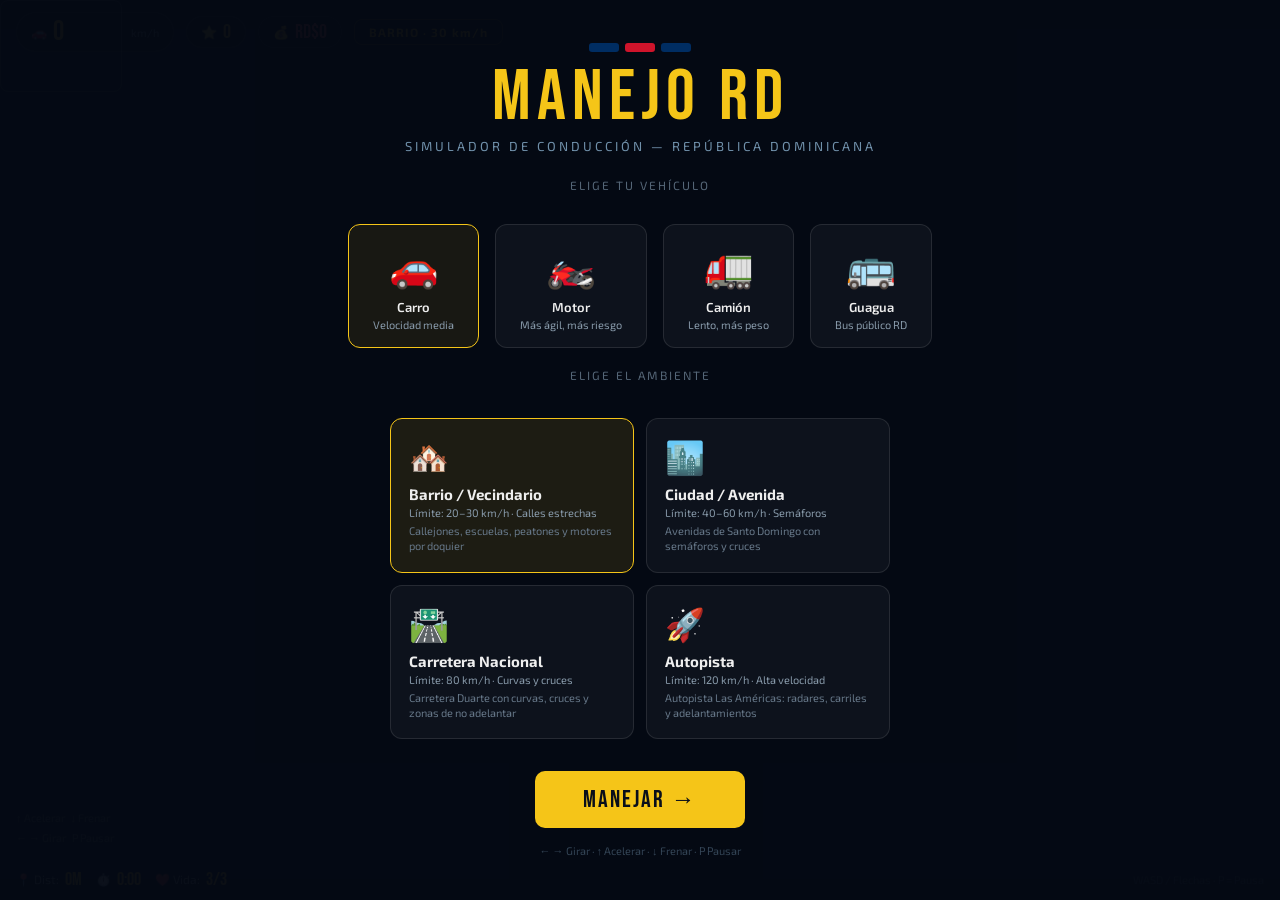
<file: manejo-rd-game.html>
<!DOCTYPE html>
<html lang="es">
<head>
<meta charset="UTF-8">
<meta name="viewport" content="width=device-width, initial-scale=1.0">
<title>Manejo RD - Juego de Conducción</title>
<style>
@import url('https://fonts.googleapis.com/css2?family=Bebas+Neue&family=Exo+2:wght@400;600;700&display=swap');

*{margin:0;padding:0;box-sizing:border-box;}
body{background:#0a0f1a;font-family:'Exo 2',sans-serif;overflow:hidden;user-select:none;}

#ui-overlay{position:fixed;inset:0;z-index:100;pointer-events:none;}
canvas{display:block;position:fixed;top:0;left:0;}

/* HUD */
#hud{position:fixed;top:0;left:0;right:0;padding:12px 16px;display:flex;align-items:center;gap:12px;z-index:200;background:linear-gradient(to bottom,rgba(0,0,0,0.7),transparent);pointer-events:none;}
.hud-pill{background:rgba(0,0,0,0.6);border:1px solid rgba(255,255,255,0.15);border-radius:20px;padding:5px 14px;font-size:13px;color:#fff;display:flex;align-items:center;gap:6px;}
.hud-pill .val{font-family:'Bebas Neue',cursive;font-size:20px;color:#f5c518;line-height:1;}
#speedo{font-family:'Bebas Neue',cursive;font-size:28px;color:#f5c518;min-width:72px;}
#zone-badge{background:rgba(0,0,0,0.7);border:1px solid rgba(245,197,24,0.4);border-radius:8px;padding:5px 14px;color:#f5c518;font-size:12px;font-weight:700;letter-spacing:1px;}
#infraction-flash{position:fixed;top:0;left:0;right:0;bottom:0;background:rgba(255,50,50,0);pointer-events:none;z-index:300;transition:background 0.1s;}

/* Notificación de infracción */
#notif{position:fixed;top:70px;right:16px;z-index:400;max-width:280px;display:none;}
.notif-card{background:#1a0a0a;border:2px solid #ff4444;border-radius:12px;padding:14px 16px;color:#fff;animation:slideIn 0.3s ease;}
.notif-card.good{background:#0a1a0a;border-color:#44ff88;}
.notif-title{font-size:13px;font-weight:700;color:#ff6666;margin-bottom:4px;display:flex;align-items:center;gap:6px;}
.notif-card.good .notif-title{color:#44ff88;}
.notif-body{font-size:12px;color:#cccccc;line-height:1.5;}
.notif-fine{font-family:'Bebas Neue',cursive;font-size:18px;color:#ff4444;margin-top:6px;}
@keyframes slideIn{from{transform:translateX(120%);opacity:0;}to{transform:translateX(0);opacity:1;}}

/* Stats bottom */
#stats-bar{position:fixed;bottom:0;left:0;right:0;padding:10px 16px;display:flex;align-items:center;gap:14px;background:linear-gradient(to top,rgba(0,0,0,0.8),transparent);z-index:200;}
.stat-item{display:flex;align-items:center;gap:6px;font-size:12px;color:#aaa;}
.stat-val{font-family:'Bebas Neue',cursive;font-size:18px;color:#f5c518;}
#fine-total{color:#ff6666;}
#score-val{color:#f5c518;}

/* Minimap */
#minimap{position:fixed;bottom:60px;right:12px;z-index:200;border-radius:8px;overflow:hidden;border:1px solid rgba(255,255,255,0.2);}

/* Mobile touch zones */
#touch-zones{position:fixed;inset:0;z-index:150;pointer-events:none;display:none;}
.touch-zone{position:absolute;display:flex;align-items:center;justify-content:center;font-size:28px;border-radius:16px;border:1px solid rgba(255,255,255,0.08);background:rgba(255,255,255,0.03);color:rgba(255,255,255,0.15);}
#tz-accel{top:0;left:0;right:0;height:50%;font-size:32px;}
#tz-left{bottom:0;left:0;width:33%;height:50%;}
#tz-brake{bottom:0;left:33%;width:34%;height:50%;}
#tz-right{bottom:0;right:0;width:33%;height:50%;}
@media (hover:none) and (pointer:coarse){#touch-zones{display:block;}#controls{display:none;}}

/* Controls hint */
#controls{position:fixed;bottom:52px;left:16px;z-index:200;font-size:11px;color:rgba(255,255,255,0.4);line-height:1.8;}

/* Screens */
.game-screen{position:fixed;inset:0;z-index:500;display:flex;flex-direction:column;align-items:center;justify-content:center;background:rgba(5,10,20,0.97);}
.game-screen.hidden{display:none;}

.logo-title{font-family:'Bebas Neue',cursive;font-size:72px;color:#f5c518;letter-spacing:6px;line-height:1;text-align:center;}
.logo-sub{font-size:13px;letter-spacing:3px;color:#7090aa;text-transform:uppercase;text-align:center;margin-top:4px;}

.env-grid{display:grid;grid-template-columns:repeat(2,1fr);gap:12px;width:500px;margin:24px 0;}
.env-card{background:rgba(255,255,255,0.04);border:1px solid rgba(255,255,255,0.1);border-radius:12px;padding:18px;cursor:pointer;transition:all 0.2s;text-align:left;}
.env-card:hover{background:rgba(245,197,24,0.08);border-color:rgba(245,197,24,0.5);transform:translateY(-2px);}
.env-card.selected{border-color:#f5c518;background:rgba(245,197,24,0.1);}
.env-icon{font-size:32px;margin-bottom:8px;}
.env-name{font-size:15px;font-weight:700;color:#eee;}
.env-limit{font-size:11px;color:#889aaa;margin-top:3px;}
.env-desc{font-size:11px;color:#667788;margin-top:4px;line-height:1.4;}

.btn-start{background:#f5c518;color:#0a0f1a;border:none;border-radius:10px;padding:14px 48px;font-family:'Bebas Neue',cursive;font-size:24px;letter-spacing:2px;cursor:pointer;transition:all 0.15s;margin-top:8px;}
.btn-start:hover{transform:translateY(-2px);box-shadow:0 8px 24px rgba(245,197,24,0.3);}
.btn-start:disabled{opacity:0.3;cursor:default;transform:none;}

/* Vehicle select */
.veh-grid{display:flex;gap:16px;margin:20px 0;}
.veh-card{background:rgba(255,255,255,0.04);border:1px solid rgba(255,255,255,0.1);border-radius:12px;padding:16px 24px;cursor:pointer;transition:all 0.2s;text-align:center;}
.veh-card:hover{border-color:rgba(245,197,24,0.4);}
.veh-card.selected{border-color:#f5c518;background:rgba(245,197,24,0.08);}
.veh-emoji{font-size:40px;}
.veh-name{font-size:13px;font-weight:600;color:#eee;margin-top:8px;}
.veh-stat{font-size:11px;color:#889aaa;margin-top:3px;}

/* Pause / Game over */
#pause-screen,#gameover-screen{position:fixed;inset:0;z-index:600;display:flex;flex-direction:column;align-items:center;justify-content:center;background:rgba(5,10,20,0.92);backdrop-filter:blur(4px);}
#pause-screen.hidden,#gameover-screen.hidden{display:none;}
.overlay-title{font-family:'Bebas Neue',cursive;font-size:56px;color:#f5c518;letter-spacing:4px;}
.overlay-sub{font-size:14px;color:#889aaa;margin:8px 0 24px;}
.btn-menu{background:transparent;border:1px solid rgba(255,255,255,0.2);color:#aaa;border-radius:8px;padding:10px 28px;font-size:13px;cursor:pointer;transition:all 0.15s;margin-top:10px;}
.btn-menu:hover{background:rgba(255,255,255,0.08);color:#fff;}
.go-stats{display:grid;grid-template-columns:repeat(3,1fr);gap:12px;margin:16px 0;min-width:360px;}
.go-stat{background:rgba(255,255,255,0.05);border-radius:8px;padding:12px;text-align:center;}
.go-stat .n{font-family:'Bebas Neue',cursive;font-size:32px;color:#f5c518;}
.go-stat .l{font-size:11px;color:#889aaa;letter-spacing:1px;text-transform:uppercase;}

/* Event popup */
#event-popup{position:fixed;top:50%;left:50%;transform:translate(-50%,-50%);z-index:450;background:#0a1628;border:2px solid #f5c518;border-radius:16px;padding:24px 28px;min-width:320px;text-align:center;display:none;}
.ep-icon{font-size:48px;margin-bottom:8px;}
.ep-title{font-family:'Bebas Neue',cursive;font-size:28px;color:#f5c518;letter-spacing:2px;}
.ep-body{font-size:13px;color:#aabbcc;margin:8px 0 16px;line-height:1.6;}
.ep-choice{display:flex;flex-direction:column;gap:8px;}
.ep-btn{background:rgba(255,255,255,0.05);border:1px solid rgba(255,255,255,0.15);border-radius:8px;padding:11px 16px;color:#ddeeff;font-size:13px;cursor:pointer;transition:all 0.15s;text-align:left;}
.ep-btn:hover{background:rgba(245,197,24,0.1);border-color:rgba(245,197,24,0.4);}
.ep-feedback{display:none;padding:10px;border-radius:8px;font-size:12px;margin-top:8px;line-height:1.5;}
.ep-feedback.good{background:rgba(0,200,100,0.15);color:#77ffbb;border:1px solid rgba(0,200,100,0.3);}
.ep-feedback.bad{background:rgba(255,60,60,0.15);color:#ffaaaa;border:1px solid rgba(255,60,60,0.3);}
.ep-continue{background:#f5c518;color:#0a0f1a;border:none;border-radius:8px;padding:10px 28px;font-family:'Bebas Neue',cursive;font-size:18px;cursor:pointer;margin-top:10px;display:none;}

/* Zone transition */
#zone-transition{position:fixed;inset:0;z-index:480;display:flex;align-items:center;justify-content:center;background:rgba(0,0,0,0);pointer-events:none;transition:background 0.4s;}
#zone-transition.show{background:rgba(0,0,0,0.75);}
#zone-name-big{font-family:'Bebas Neue',cursive;font-size:64px;color:#f5c518;letter-spacing:6px;opacity:0;transition:opacity 0.4s;text-align:center;}
#zone-limit-big{font-size:16px;color:#aaccee;letter-spacing:3px;text-transform:uppercase;margin-top:4px;opacity:0;transition:opacity 0.4s;text-align:center;}
</style>
</head>
<body>

<!-- SCREENS -->
<div class="game-screen" id="start-screen">
  <div style="margin-bottom:24px;">
    <div style="display:flex;justify-content:center;gap:6px;margin-bottom:10px;">
      <div style="width:30px;height:9px;background:#002d62;border-radius:3px;"></div>
      <div style="width:30px;height:9px;background:#cf142b;border-radius:3px;"></div>
      <div style="width:30px;height:9px;background:#002d62;border-radius:3px;"></div>
    </div>
    <div class="logo-title">MANEJO RD</div>
    <div class="logo-sub">Simulador de Conducción — República Dominicana</div>
  </div>

  <div style="font-size:12px;color:#556677;letter-spacing:2px;text-transform:uppercase;margin-bottom:12px;">Elige tu vehículo</div>
  <div class="veh-grid">
    <div class="veh-card selected" id="veh-carro" onclick="selectVehicle('carro',this)">
      <div class="veh-emoji">🚗</div>
      <div class="veh-name">Carro</div>
      <div class="veh-stat">Velocidad media</div>
    </div>
    <div class="veh-card" id="veh-motor" onclick="selectVehicle('motor',this)">
      <div class="veh-emoji">🏍️</div>
      <div class="veh-name">Motor</div>
      <div class="veh-stat">Más ágil, más riesgo</div>
    </div>
    <div class="veh-card" id="veh-camion" onclick="selectVehicle('camion',this)">
      <div class="veh-emoji">🚛</div>
      <div class="veh-name">Camión</div>
      <div class="veh-stat">Lento, más peso</div>
    </div>
    <div class="veh-card" id="veh-guagua" onclick="selectVehicle('guagua',this)">
      <div class="veh-emoji">🚌</div>
      <div class="veh-name">Guagua</div>
      <div class="veh-stat">Bus público RD</div>
    </div>
  </div>

  <div style="font-size:12px;color:#556677;letter-spacing:2px;text-transform:uppercase;margin-bottom:12px;">Elige el ambiente</div>
  <div class="env-grid" id="env-grid">
    <div class="env-card selected" data-env="barrio" onclick="selectEnv(this)">
      <div class="env-icon">🏘️</div>
      <div class="env-name">Barrio / Vecindario</div>
      <div class="env-limit">Límite: 20–30 km/h · Calles estrechas</div>
      <div class="env-desc">Callejones, escuelas, peatones y motores por doquier</div>
    </div>
    <div class="env-card" data-env="ciudad" onclick="selectEnv(this)">
      <div class="env-icon">🏙️</div>
      <div class="env-name">Ciudad / Avenida</div>
      <div class="env-limit">Límite: 40–60 km/h · Semáforos</div>
      <div class="env-desc">Avenidas de Santo Domingo con semáforos y cruces</div>
    </div>
    <div class="env-card" data-env="carretera" onclick="selectEnv(this)">
      <div class="env-icon">🛣️</div>
      <div class="env-name">Carretera Nacional</div>
      <div class="env-limit">Límite: 80 km/h · Curvas y cruces</div>
      <div class="env-desc">Carretera Duarte con curvas, cruces y zonas de no adelantar</div>
    </div>
    <div class="env-card" data-env="autopista" onclick="selectEnv(this)">
      <div class="env-icon">🚀</div>
      <div class="env-name">Autopista</div>
      <div class="env-limit">Límite: 120 km/h · Alta velocidad</div>
      <div class="env-desc">Autopista Las Américas: radares, carriles y adelantamientos</div>
    </div>
  </div>

  <button class="btn-start" id="btn-start" onclick="startGame()">MANEJAR →</button>
  <div style="font-size:11px;color:#334455;margin-top:16px;">← → Girar · ↑ Acelerar · ↓ Frenar · P Pausar</div>
</div>

<!-- PAUSE -->
<div id="pause-screen" class="hidden">
  <div class="overlay-title">PAUSADO</div>
  <div class="overlay-sub">Presiona P para continuar</div>
  <button class="btn-start" onclick="resumeGame()">CONTINUAR</button>
  <button class="btn-menu" onclick="goToMenu()">Menú Principal</button>
</div>

<!-- GAME OVER -->
<div id="gameover-screen" class="hidden">
  <div class="overlay-title" id="go-title">FIN DEL RECORRIDO</div>
  <div class="overlay-sub" id="go-sub">Resumen de tu manejo</div>
  <div class="go-stats">
    <div class="go-stat"><div class="n" id="go-score">0</div><div class="l">Puntos</div></div>
    <div class="go-stat"><div class="n" id="go-dist">0m</div><div class="l">Distancia</div></div>
    <div class="go-stat"><div class="n" id="go-fines" style="color:#ff6666;">RD$0</div><div class="l">Multas</div></div>
    <div class="go-stat"><div class="n" id="go-crashes">0</div><div class="l">Choques</div></div>
    <div class="go-stat"><div class="n" id="go-correct">0</div><div class="l">Decisiones correctas</div></div>
    <div class="go-stat"><div class="n" id="go-rank">C</div><div class="l">Calificación</div></div>
  </div>
  <div id="go-lesson" style="background:rgba(245,197,24,0.08);border:1px solid rgba(245,197,24,0.2);border-radius:10px;padding:14px 18px;max-width:400px;font-size:12px;color:#aabbcc;line-height:1.6;margin-bottom:16px;"></div>
  <button class="btn-start" onclick="startGame()">INTENTAR DE NUEVO</button>
  <button class="btn-menu" onclick="goToMenu()">Menú Principal</button>
</div>

<!-- HUD -->
<div id="hud">
  <div class="hud-pill">🚗 <span id="speedo" class="val">0</span><span style="font-size:11px;color:#889aaa;">km/h</span></div>
  <div class="hud-pill">⭐ <span class="val" id="score-hud">0</span></div>
  <div class="hud-pill">💰 <span class="val" id="fine-hud" style="color:#ff6666;">RD$0</span></div>
  <div id="zone-badge">BARRIO · 30 km/h</div>
</div>

<div id="stats-bar">
  <div class="stat-item">📍 Dist: <span class="stat-val" id="dist-val">0m</span></div>
  <div class="stat-item">⏱️ <span class="stat-val" id="time-val">0:00</span></div>
  <div class="stat-item">❤️ Vida: <span class="stat-val" id="life-val">3/3</span></div>
  <div class="stat-item" style="margin-left:auto;font-size:11px;color:#445566;">WASD / Flechas · P = Pausa</div>
</div>

<div id="controls">
  ↑ Acelerar &nbsp; ↓ Frenar<br>← → Girar &nbsp; P Pausar
</div>

<!-- Mobile touch zones -->
<div id="touch-zones">
  <div class="touch-zone" id="tz-accel">⬆️ ACELERAR</div>
  <div class="touch-zone" id="tz-left">⬅️</div>
  <div class="touch-zone" id="tz-brake">🛑</div>
  <div class="touch-zone" id="tz-right">➡️</div>
</div>

<canvas id="minimap" width="120" height="90"></canvas>
<canvas id="game-canvas"></canvas>

<div id="infraction-flash"></div>

<!-- Notificación -->
<div id="notif"></div>

<!-- Event popup -->
<div id="event-popup">
  <div class="ep-icon" id="ep-icon"></div>
  <div class="ep-title" id="ep-title"></div>
  <div class="ep-body" id="ep-body"></div>
  <div class="ep-choice" id="ep-choice"></div>
  <div class="ep-feedback" id="ep-feedback"></div>
  <button class="ep-continue" id="ep-continue" onclick="closeEvent()">CONTINUAR →</button>
</div>

<!-- Zone transition -->
<div id="zone-transition">
  <div>
    <div id="zone-name-big"></div>
    <div id="zone-limit-big"></div>
  </div>
</div>

<script>
// ============================================================
// GAME ENGINE
// ============================================================
const canvas = document.getElementById('game-canvas');
const ctx = canvas.getContext('2d');
const mm = document.getElementById('minimap');
const mctx = mm.getContext('2d');

let W, H;
function resize(){
  W = canvas.width = window.innerWidth;
  H = canvas.height = window.innerHeight;
}
resize();
window.addEventListener('resize', resize);

// ---- ENVIRONMENTS ----
const ENVS = {
  barrio: {
    name:'BARRIO', label:'Barrio / Vecindario', speedLimit:30,
    bgColor:'#2d3520', roadColor:'#555550', lineColor:'#888',
    buildingColors:['#8B7355','#7a6648','#9e8060','#6b5c47'],
    skyColor:'#7db3e0', groundColor:'#4a5c30',
    description:'Calles estrechas de barrio dominicano',
    musicTone:'merengue',
    elements:['school','speed_bump','pedestrian_cross'],
    trafficDensity:0.6, roadWidth:200
  },
  ciudad: {
    name:'CIUDAD', label:'Santo Domingo · Av. 27 de Febrero', speedLimit:60,
    bgColor:'#1f2630', roadColor:'#444', lineColor:'#f5c518',
    buildingColors:['#2a3545','#1e2d40','#334455','#243040'],
    skyColor:'#3a5a80', groundColor:'#2a3520',
    description:'Avenidas de la capital con semáforos',
    musicTone:'bachata',
    elements:['traffic_light','crosswalk','intersection'],
    trafficDensity:0.8, roadWidth:260
  },
  carretera: {
    name:'CARRETERA', label:'Carretera Duarte', speedLimit:80,
    bgColor:'#253020', roadColor:'#484848', lineColor:'#ffffff',
    buildingColors:['#5a7040','#486030','#647848','#4a6238'],
    skyColor:'#5a8aaa', groundColor:'#3a5020',
    description:'Carretera nacional con curvas y cruces',
    musicTone:'perico_ripiao',
    elements:['curve_warning','no_pass','rural_cross'],
    trafficDensity:0.4, roadWidth:240
  },
  autopista: {
    name:'AUTOPISTA', label:'Autopista Las Américas', speedLimit:120,
    bgColor:'#1a1f2a', roadColor:'#3a3a3a', lineColor:'#ffffff',
    buildingColors:['#2a2a3a','#252535','#1e1e2e'],
    skyColor:'#1a2a4a', groundColor:'#202820',
    description:'Alta velocidad · Radares y multas',
    musicTone:'dembow',
    elements:['radar','lane_change','highway_entry'],
    trafficDensity:0.5, roadWidth:320
  }
};

// ---- STATE ----
let G = null; // game state

function makeGame(envKey, vehicle){
  
  const env = ENVS[envKey];
  const vehStats = {
    lane: 0,
    targetLane: 0,
    laneWidth: 60,
    carro:  {maxSpeed:180, accel:3.5, brake:5, turn:2.8, w:24, h:44, emoji:'🚗', color:'#e84040'},
    motor:  {maxSpeed:200, accel:5, brake:4, turn:4, w:16, h:36, emoji:'🏍️', color:'#3060e0'},
    camion: {maxSpeed:120, accel:1.5, brake:3, turn:1.5, w:32, h:64, emoji:'🚛', color:'#c0922a'},
    guagua: {maxSpeed:100, accel:2, brake:3.5, turn:2, w:28, h:72, emoji:'🚌', color:'#228822'},
  }[vehicle];

  // Road segments (curves for carretera/autopista)
  const roadSegments = buildRoad(env);
  const npcs = buildNPCs(env, roadSegments);

  return {
    env, vehicle, envKey,
    veh: {
      x: W/2,
      y: 0,
      vx:0, vy:0, speed:0, angle: -Math.PI/2,
      ...vehStats,
      lane: 0 // -1 left, 0 center, 1 right
    },
    cam: { x: W/2,  y: 0},
    road: roadSegments,
    npcs,
    obstacles: [],
    signs: buildSigns(env, roadSegments),
    events: [],
    
    score: 0,
    fines: 0,
    distance: 0,
    lives: 3,
    time: 0,
    correctDecisions: 0,
    crashes: 0,
    
    speedLimit: env.speedLimit,
    currentZone: env.name,
    
    keys: {},
    paused: false,
    gameOver: false,
    eventActive: false,
    
    lastEventTime: 0,
    nextEventDelay: 8000 + Math.random()*10000,
    
    speedingTimer: 0,
    speedingFine: false,
    
    invincible: 0,
    flashRed: 0,
    
    notifQueue: [],
    notifTimer: 0,
  };
}

function buildRoad(env){
  // Generate road as a list of points forming a winding path
  const pts = [];
  const roadW = env.roadWidth;
  let x = W/2, y = H*10;
  pts.push({x,y,w:roadW,zone:env.name,limit:env.speedLimit});
  const steps = 300;
  for(let i=1;i<steps;i++){
    let curve = 0;
    if(env.name==='CARRETERA') curve = Math.sin(i*0.04)*90;
    if(env.name==='BARRIO') curve = Math.sin(i*0.08)*60 + (Math.random()<0.05?80*(Math.random()-0.5):0);
    if(env.name==='CIUDAD') curve = Math.sin(i*0.06)*50;
    x = W/2 + curve;
    y = H*10 - i * 120;
    // Zone changes for city
    let zone = env.name, limit = env.speedLimit;
    if(env.name==='CIUDAD' && i>50 && i<80){ zone='ESCOLAR'; limit=30; }
    if(env.name==='CARRETERA' && i>100 && i<130){ zone='PUEBLO'; limit=40; }
    pts.push({x,y,w:roadW+(Math.random()<0.1?-20:0),zone,limit});
  }
  return pts;
}

function buildNPCs(env, road){
  const npcs = [];
  const colors = ['#cc4444','#4444cc','#44cc44','#cccc44','#cc8844','#888888','#cc44cc'];

  const TOTAL_RANGE = 2400;
  const NPC_COUNT   = 14;

  const seg0 = road[Math.floor(road.length / 2)];
  if(!seg0) return npcs;

  const slots = [];
  for(let i = 0; i < NPC_COUNT; i++){
    slots.push({ isPair: Math.random() < 0.2, useRight: Math.random() < 0.5 });
  }

  let npcIdx = 0;
  for(let i = 0; i < NPC_COUNT; i++){
    const slot = slots[i];
    const baseOffset = -1200 + (i / NPC_COUNT) * TOTAL_RANGE;
    const laneWidth = seg0.w / 7;

    if(slot.isPair){
      const lanes = slot.useRight ? [1, 2, 3] : [-1, -2,-3];
      const pairColor = colors[Math.floor(Math.random() * colors.length)];
      for(const lane of lanes){
        const dir = lane > 0 ? -1 : 1;
        npcs.push({ x: seg0.x + lane * laneWidth, y: seg0.y + baseOffset,
          baseOffset, lane, speed: 25 + Math.random() * 20, dir,
          w: 22, h: 40, color: pairColor,
          angle: dir === -1 ? -Math.PI/2 : Math.PI/2, id: npcIdx++ });
      }
    } else {
      const allLanes = [-3,-2, -1, 1, 2,3];
      const lane = allLanes[Math.floor(Math.random() * allLanes.length)];
      const dir  = lane > 0 ? -1 : 1;
      npcs.push({ x: seg0.x + lane * laneWidth, y: seg0.y + baseOffset,
        baseOffset, lane, speed: 25 + Math.random() * 20, dir,
        w: 22, h: 40, color: colors[Math.floor(Math.random() * colors.length)],
        angle: dir === -1 ? -Math.PI/2 : Math.PI/2, id: npcIdx++ });
    }
  }

  return npcs;
}

function buildSigns(env, road){
  const signs = [];
  const count = Math.floor(road.length / 20);
  const signTypes = {
    BARRIO: ['school_zone','speed_bump','stop','yield'],
    CIUDAD: ['traffic_signal','no_parking','speed_limit_60','crosswalk'],
    CARRETERA: ['speed_limit_80','no_pass','curve_ahead','yield'],
    AUTOPISTA: ['speed_limit_120','radar_ahead','keep_right','no_stop'],
  };
  const types = signTypes[env.name] || ['speed_limit_60'];
  for(let i=0;i<count;i++){
    const ri = Math.floor(Math.random()*road.length);
    const seg = road[ri];
    signs.push({
      x: seg.x + seg.w*0.7 + 20,
      y: seg.y,
      type: types[Math.floor(Math.random()*types.length)],
      triggered: false
    });
  }
  return signs;
}

// ---- GAME EVENTS ----
const EVENT_POOL = {
  barrio: [
    {
      icon:'👧', title:'NIÑA EN LA CALLE',
      body:'Una niña cruza corriendo entre dos carros estacionados. No hay paso peatonal marcado.',
      choices:[
        {text:'Frenar de inmediato y ceder el paso',correct:true},
        {text:'Tocar bocina y continuar',correct:false},
        {text:'Esquivar acelerando por la izquierda',correct:false},
      ],
      goodFeedback:'¡Correcto! Los peatones tienen prioridad SIEMPRE, incluso fuera de cruces señalizados. Art. 170 Ley 63-17.',
      badFeedback:'Incorrecto. El peatón siempre tiene prioridad. No ceder paso a peatones puede resultar en multa de RD$2,000 y cargos penales si hay accidente.',
      fine:2000, scoreBonus:50
    },
    {
      icon:'🛵', title:'MOTOR POR EL LADO INCORRECTO',
      body:'Un motor viene de frente por tu carril en sentido contrario. La calle es muy estrecha.',
      choices:[
        {text:'Reducir velocidad y orillarte a la derecha',correct:true},
        {text:'Continuar y forzarlo a desviarse',correct:false},
        {text:'Acelerar para pasar antes que él',correct:false},
      ],
      goodFeedback:'¡Bien! Aunque el motor esté en falta, lo prudente es ceder para evitar accidente. La defensiva siempre es correcta.',
      badFeedback:'Incorrecto. Aunque tengas el paso, nunca debes arriesgar una colisión frontal. Conducción defensiva es clave.',
      fine:0, scoreBonus:40
    },
    {
      icon:'⛔', title:'SEÑAL DE PARE',
      body:'Llegas a una intersección con señal de PARE. No ves vehículos a la derecha, solo hay un peatón en la acera.',
      choices:[
        {text:'Detenerse completamente, verificar y continuar',correct:true},
        {text:'Reducir velocidad sin detenerse (rolling stop)',correct:false},
        {text:'Continuar si no hay vehículos',correct:false},
      ],
      goodFeedback:'¡Perfecto! El PARE es una detención COMPLETA (velocidad = 0). El "rolling stop" es una infracción con multa de RD$1,500.',
      badFeedback:'Incorrecto. El PARE exige detenerse completamente aunque no haya tráfico. El "rolling stop" es una infracción en R.D.',
      fine:1500, scoreBonus:50
    },
  ],
  ciudad: [
    {
      icon:'🚦', title:'LUZ AMARILLA',
      body:'El semáforo frente a ti cambia a AMARILLO. Estás a 25 metros del cruce, a 55 km/h.',
      choices:[
        {text:'Frenar con calma para detenerse antes del cruce',correct:true},
        {text:'Acelerar para pasar antes del rojo',correct:false},
        {text:'Mantener la velocidad y cruzar',correct:false},
      ],
      goodFeedback:'¡Correcto! La luz amarilla significa PREPARARSE PARA PARAR, no acelerar. Cruzar en rojo genera multa de RD$3,000.',
      badFeedback:'Incorrecto. La ley dominicana prohíbe acelerar ante luz amarilla. Cruzar en rojo es una infracción grave con multa de RD$3,000.',
      fine:3000, scoreBonus:60
    },
    {
      icon:'📱', title:'MENSAJE EN EL TELÉFONO',
      body:'Tu teléfono vibra con un mensaje urgente. Vas a 60 km/h en la Av. 27 de Febrero.',
      choices:[
        {text:'Ignorarlo o usar manos libres solamente',correct:true},
        {text:'Tomarlo rápido para ver de qué es',correct:false},
        {text:'Estacionarte y revisarlo',correct:true},
      ],
      goodFeedback:'¡Bien! Usar el teléfono al volante sin manos libres tiene multa de RD$2,000. A 60 km/h, mirar 2 segundos = ¡33 metros a ciegas!',
      badFeedback:'Incorrecto. Usar teléfono al volante es multa de RD$2,000 + pérdida de puntos. A 60 km/h recorres 16 metros por segundo.',
      fine:2000, scoreBonus:50
    },
    {
      icon:'🔄', title:'ROTONDA',
      body:'Llegas a la glorieta de la Plaza de la Bandera. Hay vehículos circulando dentro de la rotonda.',
      choices:[
        {text:'Ceder el paso a quienes circulan dentro y esperar',correct:true},
        {text:'Entrar a la par del vehículo que sale',correct:false},
        {text:'Entrar rápido si hay espacio',correct:false},
      ],
      goodFeedback:'¡Correcto! En rotondas dominicanas, quien ya circula dentro tiene prelación absoluta. El que entra SIEMPRE cede.',
      badFeedback:'Incorrecto. En las rotondas, quien ya está dentro tiene prioridad. Entrar sin ceder causa el 30% de los accidentes en glorietas de R.D.',
      fine:1500, scoreBonus:50
    },
  ],
  carretera: [
    {
      icon:'🚜', title:'ADELANTAMIENTO',
      body:'Hay un tractor lento frente a ti. Hay línea discontinua y puedes ver 400 metros de carretera libre.',
      choices:[
        {text:'Señalizar, verificar y adelantar con decisión',correct:true},
        {text:'Adelantar sin señalizar (está despejado)',correct:false},
        {text:'Quedarse detrás del tractor indefinidamente',correct:false},
      ],
      goodFeedback:'¡Perfecto! Con línea discontinua y visibilidad, puedes adelantar. Pero SIEMPRE debes señalizar antes. Sin señal: multa de RD$800.',
      badFeedback:'Incorrecto. Adelantar sin señalizar es una infracción aunque la vía esté despejada. La señal de giro protege a todos.',
      fine:800, scoreBonus:60
    },
    {
      icon:'🌧️', title:'LLUVIA FUERTE',
      body:'Empieza a llover intensamente. Ibas a 80 km/h (el límite). La carretera se pone resbaladiza.',
      choices:[
        {text:'Reducir a unos 55 km/h y encender las luces',correct:true},
        {text:'Mantener 80 km/h, es el límite legal',correct:false},
        {text:'Acelerar para salir de la lluvia rápido',correct:false},
      ],
      goodFeedback:'¡Muy bien! Con lluvia debes reducir la velocidad aunque estés en el límite legal. La ley exige adaptar la velocidad a las condiciones. Enciende luces bajas.',
      badFeedback:'Incorrecto. El límite es para condiciones normales. Con lluvia el frenado se duplica y la visibilidad baja. Debes reducir al menos un 30% de la velocidad.',
      fine:2000, scoreBonus:55
    },
    {
      icon:'⚠️', title:'CURVA PELIGROSA',
      body:'Se aproxima una curva pronunciada con señal de "No Adelantar". Hay un carro lento frente a ti.',
      choices:[
        {text:'Reducir velocidad y esperar después de la curva',correct:true},
        {text:'Adelantar rápido antes de llegar a la curva',correct:false},
        {text:'Adelantar durante la curva si se ve libre',correct:false},
      ],
      goodFeedback:'¡Excelente! En curvas sin visibilidad, adelantar está PROHIBIDO aunque la señal sea discontinua. Espera siempre a tener visibilidad completa.',
      badFeedback:'Incorrecto. En curvas está prohibido adelantar sin importar la línea del pavimento. La colisión frontal en curva es una de las causas principales de muertes en carretera en R.D.',
      fine:3000, scoreBonus:60
    },
  ],
  autopista: [
    {
      icon:'📡', title:'RADAR FOTOGRÁFICO',
      body:'Un letrero dice "RADAR 500m". Tu velocidad actual es 138 km/h (límite: 120 km/h).',
      choices:[
        {text:'Reducir a 120 km/h antes del radar',correct:false},
        {text:'Reducir inmediatamente a 120 km/h — y mantener ese ritmo',correct:true},
        {text:'Continuar igual, los radares siempre están apagados',correct:false},
      ],
      goodFeedback:'¡Bien pensado! Los radares del INTRANT son permanentes. Pero lo correcto es circular siempre a 120 km/h, no solo cuando ves el radar.',
      badFeedback:'Incorrecto. Los radares del INTRANT funcionan permanentemente. A 138 km/h la multa es RD$5,000. Y frenar solo para el radar es igualmente peligroso.',
      fine:5000, scoreBonus:50
    },
    {
      icon:'🚧', title:'CARRIL DE EMERGENCIA',
      body:'Hay un tapón (trancón). Ves a varios conductores usando el carril de emergencia (hombrillo) para adelantar.',
      choices:[
        {text:'Esperar en tu carril — el hombrillo es solo para emergencias',correct:true},
        {text:'Usar el hombrillo también, si todos lo hacen',correct:false},
        {text:'Usar el hombrillo un momento para ver si avanza',correct:false},
      ],
      goodFeedback:'¡Correcto! El carril de emergencia/hombrillo es solo para vehículos averiados y emergencias. Usarlo para adelantar es multa de RD$2,500.',
      badFeedback:'Incorrecto. Que otros lo hagan no lo hace legal. El hombrillo es exclusivo para averías y emergencias. Usarlo mal bloquea a ambulancias y bomberos.',
      fine:2500, scoreBonus:60
    },
    {
      icon:'💺', title:'CINTURÓN',
      body:'Tu pasajero de atrás dice que el cinturón le molesta y se lo quita.',
      choices:[
        {text:'Decirle que es obligatorio y que se lo ponga',correct:true},
        {text:'No es tu problema, él es mayor',correct:false},
        {text:'Solo es obligatorio en asiento delantero',correct:false},
      ],
      goodFeedback:'¡Muy bien! El cinturón es obligatorio para TODOS los ocupantes. El conductor es responsable de sus pasajeros. Multa: RD$1,000 por pasajero sin cinturón.',
      badFeedback:'Incorrecto. La Ley 63-17 obliga el cinturón a TODOS los pasajeros. El conductor recibe la multa de RD$1,000 por cada pasajero sin cinturón.',
      fine:1000, scoreBonus:50
    },
  ],
};

// ---- RENDERING ----
function drawGame(){
  if(!G || G.gameOver) return;
  ctx.clearRect(0,0,W,H);

  const env = G.env;
  const cam = G.cam;

  // SKY gradient
  const sky = ctx.createLinearGradient(0,0,0,H*0.4);
  sky.addColorStop(0, env.skyColor);
  sky.addColorStop(1, env.bgColor);
  ctx.fillStyle = sky;
  ctx.fillRect(0,0,W,H);

  ctx.save();
  if (isNaN(G.cam.x) || isNaN(G.cam.y)) {
  console.error("CAM está corrupta:", G.cam);
  return;
  }
  console.log("CAM:", G.cam);
  ctx.translate(W/2 - G.cam.x, H/2 - G.cam.y);

  // Draw ground
  ctx.fillStyle = env.groundColor;
  ctx.fillRect(-W, -H*2, W*2, H*4);
  
  // Draw road
  drawRoad();

  // Draw signs
  drawSigns();

  // Draw NPCs
  drawNPCs();

  // Draw player
  drawPlayer();

  ctx.restore();

  // HUD
  updateHUD();
}

function getNearestRoadSegment(y){
  let closest = G.road[0];
  let minDist = Math.abs(y - closest.y);

  for(const seg of G.road){
    const d = Math.abs(y - seg.y);
    if(d < minDist){
      minDist = d;
      closest = seg;
    }
  }
  return closest;
}


function drawRoad(){
  const road = G.road;
  const env = G.env;

  // Draw road surface
  ctx.strokeStyle = env.roadColor;
  ctx.lineWidth = env.roadWidth + 20;
  ctx.lineCap='round';
  ctx.lineJoin='round';
  ctx.beginPath();
  ctx.moveTo(road[0].x, road[0].y);
  for(let i=1;i<road.length;i++){
    ctx.lineTo(road[i].x, road[i].y);
  }
  ctx.stroke();

  // Lane divider lines: 7 carriles (-3 a +3), líneas en -3,-2,-1,0,1,2,3
  const laneOffsets = [-3, -2, -1, 0, 1, 2, 3];

  for(const offsetMult of laneOffsets){
    const isCenterLine = offsetMult === 0;
    ctx.strokeStyle = isCenterLine ? (env.lineColor) : 'rgba(255,255,255,0.35)';
    ctx.lineWidth = isCenterLine ? 3 : 1.5;

    if(isCenterLine){
      ctx.setLineDash([]);
    } else {
      ctx.setLineDash([28, 18]);
      ctx.lineDashOffset = -G.distance * 0.5;
    }

    ctx.beginPath();
    for(let i = 0; i < road.length; i++){
      const seg = road[i];
      const lw = seg.w / 7;
      const px = seg.x + offsetMult * lw;
      if(i === 0) ctx.moveTo(px, seg.y);
      else        ctx.lineTo(px, seg.y);
    }
    ctx.stroke();
  }
  ctx.setLineDash([]);

  // Draw zone markers (school, etc.)
  for(let i=0;i<road.length-1;i++){
    if(road[i].zone === 'ESCOLAR' || road[i].zone === 'PUEBLO'){
      if(i % 5 === 0){
        ctx.fillStyle = road[i].zone === 'ESCOLAR' ? 'rgba(255,220,50,0.15)' : 'rgba(100,200,100,0.1)';
        ctx.fillRect(road[i].x - road[i].w/2 - 30, road[i].y - 10, road[i].w + 60, 120);
      }
    }
  }

}

function drawNPCs(){
  for(const npc of G.npcs){
    ctx.save();
    ctx.translate(npc.x, npc.y);
    // No rotation — cars always drawn vertical since road is vertical
    // w = car width, h = car height (tall)

    const cw = npc.w; // narrow
    const ch = npc.h; // tall

    // Body
    ctx.fillStyle = npc.color;
    ctx.beginPath();
    ctx.roundRect(-cw/2, -ch/2, cw, ch, 4);
    ctx.fill();

    // Windshield (at the front — top if going up, bottom if going down)
    ctx.fillStyle = 'rgba(180,220,255,0.55)';
    if(npc.dir === -1){
      // going up: front is top
      ctx.fillRect(-cw/2+2, -ch/2+3, cw-4, ch*0.28);
    } else {
      // going down (oncoming): front is bottom
      ctx.fillRect(-cw/2+2, ch/2 - ch*0.28 - 3, cw-4, ch*0.28);
    }

    // Headlights / taillights
    if(npc.dir === -1){
      // going up: headlights at top, taillights at bottom
      ctx.fillStyle = '#ffee88';
      ctx.fillRect(-cw/2+2, -ch/2, 5, 4);
      ctx.fillRect(cw/2-7,  -ch/2, 5, 4);
      ctx.fillStyle = '#ff4444';
      ctx.fillRect(-cw/2+2, ch/2-4, 5, 4);
      ctx.fillRect(cw/2-7,  ch/2-4, 5, 4);
    } else {
      // oncoming: headlights at bottom (facing player), taillights at top
      ctx.fillStyle = '#ffee88';
      ctx.fillRect(-cw/2+2, ch/2-4, 5, 4);
      ctx.fillRect(cw/2-7,  ch/2-4, 5, 4);
      ctx.fillStyle = '#ff4444';
      ctx.fillRect(-cw/2+2, -ch/2, 5, 4);
      ctx.fillRect(cw/2-7,  -ch/2, 5, 4);
    }

    ctx.restore();
  }
}

function drawPlayer(){
  const v = G.veh;
  ctx.save();
  ctx.translate(v.x, v.y);
  ctx.rotate(v.angle);

  // Glow when invincible
  if(G.invincible > 0 && Math.floor(G.invincible/3)%2===0){
    ctx.globalAlpha = 0.5;
  }

  // Body
  ctx.fillStyle = v.color;
  ctx.beginPath();
  ctx.roundRect(-v.w/2, -v.h/2, v.w, v.h, 5);
  ctx.fill();

  // Windshield
  ctx.fillStyle = 'rgba(180,220,255,0.7)';
  ctx.fillRect(-v.w/2+3, -v.h/2+4, v.w-6, 14);

  // Headlights
  ctx.fillStyle = '#ffffaa';
  ctx.fillRect(-v.w/2+2, -v.h/2, 5,5);
  ctx.fillRect(v.w/2-7, -v.h/2, 5,5);

  // Taillights
  ctx.fillStyle = G.keys.ArrowDown || G.keys.s || G.keys.S ? '#ff8800' : '#cc2222';
  ctx.fillRect(-v.w/2+2, v.h/2-5, 5,5);
  ctx.fillRect(v.w/2-7, v.h/2-5, 5,5);

  // Turn signal
  if(G.keys.ArrowLeft || G.keys.a || G.keys.A){
    ctx.fillStyle = '#ffaa00';
    ctx.fillRect(-v.w/2-3, -v.h/2+5, 4,4);
  }
  if(G.keys.ArrowRight || G.keys.d || G.keys.D){
    ctx.fillStyle = '#ffaa00';
    ctx.fillRect(v.w/2-1, -v.h/2+5, 4,4);
  }

  ctx.globalAlpha = 1;
  ctx.restore();
}

function drawSigns(){
  for(const sign of G.signs){
    const dist = Math.abs(sign.y - G.veh.y);
    if(dist > 800) continue;

    ctx.save();
    ctx.translate(sign.x, sign.y);

    // Post
    ctx.strokeStyle = '#888';
    ctx.lineWidth = 3;
    ctx.beginPath();
    ctx.moveTo(0,0);
    ctx.lineTo(0,-35);
    ctx.stroke();

    // Sign face
    const signData = SIGN_STYLES[sign.type] || SIGN_STYLES.speed_limit_60;
    ctx.fillStyle = signData.bg;
    ctx.strokeStyle = signData.border;
    ctx.lineWidth = 2;
    if(signData.shape === 'circle'){
      ctx.beginPath();
      ctx.arc(0,-45,16,0,Math.PI*2);
      ctx.fill(); ctx.stroke();
    } else if(signData.shape === 'triangle'){
      ctx.beginPath();
      ctx.moveTo(0,-60);
      ctx.lineTo(15,-38);
      ctx.lineTo(-15,-38);
      ctx.closePath();
      ctx.fill(); ctx.stroke();
    } else {
      ctx.fillRect(-15,-58,30,22);
      ctx.strokeRect(-15,-58,30,22);
    }

    ctx.fillStyle = signData.textColor || '#000';
    ctx.font = 'bold 9px Exo 2, sans-serif';
    ctx.textAlign='center';
    ctx.fillText(signData.text, 0, -43);

    ctx.restore();
  }
}

const SIGN_STYLES = {
  speed_limit_60:  {bg:'#fff',border:'#cc0000',textColor:'#000',shape:'circle',text:'60'},
  speed_limit_80:  {bg:'#fff',border:'#cc0000',textColor:'#000',shape:'circle',text:'80'},
  speed_limit_120: {bg:'#fff',border:'#cc0000',textColor:'#000',shape:'circle',text:'120'},
  school_zone:     {bg:'#ffee00',border:'#333',textColor:'#333',shape:'triangle',text:'ESCUELA'},
  speed_bump:      {bg:'#ffcc00',border:'#333',textColor:'#333',shape:'rect',text:'LOMITO'},
  stop:            {bg:'#cc0000',border:'#fff',textColor:'#fff',shape:'rect',text:'PARE'},
  yield:           {bg:'#fff',border:'#cc0000',textColor:'#cc0000',shape:'triangle',text:'CEDA'},
  traffic_signal:  {bg:'#333',border:'#555',textColor:'#0f0',shape:'rect',text:'🚦'},
  no_parking:      {bg:'#fff',border:'#cc0000',textColor:'#cc0000',shape:'circle',text:'E/'},
  crosswalk:       {bg:'#0066cc',border:'#004499',textColor:'#fff',shape:'rect',text:'CRUCE'},
  no_pass:         {bg:'#fff',border:'#cc0000',textColor:'#000',shape:'circle',text:'NO↑'},
  curve_ahead:     {bg:'#ffee00',border:'#333',textColor:'#333',shape:'triangle',text:'CURVA'},
  radar_ahead:     {bg:'#ff8800',border:'#cc5500',textColor:'#fff',shape:'rect',text:'RADAR'},
  keep_right:      {bg:'#0066cc',border:'#0044aa',textColor:'#fff',shape:'rect',text:'→'},
  no_stop:         {bg:'#fff',border:'#cc0000',textColor:'#cc0000',shape:'circle',text:'NO⊘'},
  rural_cross:     {bg:'#ffee00',border:'#333',textColor:'#333',shape:'triangle',text:'CRUCE'},
  highway_entry:   {bg:'#0066cc',border:'#004499',textColor:'#fff',shape:'rect',text:'RUTA'},
  lane_change:     {bg:'#0066cc',border:'#004499',textColor:'#fff',shape:'rect',text:'CARRIL'},
  intersection:    {bg:'#ffee00',border:'#333',textColor:'#333',shape:'triangle',text:'+'},
};

// ---- PHYSICS ----
function updatePhysics(dt){
  if(!G || G.paused || G.eventActive || G.gameOver) return;
  const v = G.veh;
  const keys = G.keys;
  const env = G.env;

  const accelKey = keys.ArrowUp || keys.w || keys.W;
  const brakeKey = keys.ArrowDown || keys.s || keys.S;
  const leftKey  = keys.ArrowLeft || keys.a || keys.A;
  const rightKey = keys.ArrowRight || keys.d || keys.D;

  // ---- CONTROL DE CARRILES ----
  if (G.targetLane === undefined) G.targetLane = 0;
  if (!G.laneCooldown) G.laneCooldown = 0;

  if (G.laneCooldown <= 0) {
    if (leftKey) {
      G.targetLane--;
      G.laneCooldown = 12;
    }
    if (rightKey) {
      G.targetLane++;
      G.laneCooldown = 12;
    }
  }

  G.targetLane = Math.max(-3, Math.min(3, G.targetLane));
  G.laneCooldown--;

  const maxSpd = v.maxSpeed;


  // Carriles
 const seg = getNearestRoadSegment(v.y);

  if (!seg || !isFinite(seg.x) || !isFinite(seg.w)) {
    console.warn("Segmento inválido:", seg);
    return;
  }

  // 7 carriles reales (-3 a +3)
  const laneWidth = seg.w / 7;

  // usar TU variable (no random)
  const lane = Math.max(-3, Math.min(3, G.targetLane));

  // posición objetivo
  const targetX = seg.x + lane * laneWidth;

  // interpolación suave
  if (isFinite(targetX)) {
    v.x += (targetX - v.x) * 0.12;
  }

  // Limitar carretera
  const maxOffset = (G.env.roadWidth * 0.5) - 20;
  const offset = v.x - G.cam.x;
  if(offset > maxOffset) v.x = G.cam.x + maxOffset;
  if(offset < -maxOffset) v.x = G.cam.x - maxOffset;

  // Física velocidad
  v.speed *= 0.988;
  v.speed -= v.speed * 0.001;

  // Auto-cruise
  const cruiseTarget = G.speedLimit * 0.7;
  if(!accelKey && !brakeKey){
    if(v.speed < cruiseTarget){
      v.speed += v.accel * dt * 8;
    }
    if(Math.abs(v.speed) < 0.3) v.speed = 0;
  }

  // Input
  if(accelKey){
    v.speed += v.accel * dt * 40;
  }
  if(brakeKey){
    v.speed -= v.brake * dt * 60;
  }

  // Movimiento forward (IMPORTANTE)
  v.angle = 0;
  const WORLD_SPEED = 3.5; // ajustable
  v.y -= v.speed * dt * WORLD_SPEED;
  

  // Camera smooth follow
  G.cam.x += (v.x - G.cam.x) * 0.12;
  G.cam.y += (v.y - G.cam.y) * 0.12;

  // Distance
  G.distance += Math.abs(v.speed) * dt;
  G.time += dt;

  // Check speed limit
  checkSpeedLimit(v.speed, dt);

  // NPC movement
  updateNPCs(dt);

  // Collision
  if(G.invincible > 0) G.invincible -= 1;
  else checkCollisions();

  // Events
  G.lastEventTime += dt * 1000;
  if(!G.eventActive && G.lastEventTime > G.nextEventDelay){
    triggerEvent();
    G.lastEventTime = 0;
    G.nextEventDelay = 6000 + Math.random()*10000;
  }

  // Notifications
  processNotifs(dt);

  // Red flash
  if(G.flashRed > 0){
    G.flashRed -= dt * 4;
    document.getElementById('infraction-flash').style.background =
      `rgba(255,50,50,${Math.max(0,G.flashRed) * 0.3})`;
  }

  G.frame = (G.frame||0)+1;
}

function checkSpeedLimit(speed, dt){
  const limit = G.speedLimit;
  const kmh = Math.abs(speed);
  if(kmh > limit + 5){
    G.speedingTimer += dt;
    if(G.speedingTimer > 3 && !G.speedingFine){
      G.speedingFine = true;
      const excess = kmh - limit;
      let fine = 2000;
      if(excess > 40) fine = 10000;
      else if(excess > 20) fine = 5000;
      addFine(fine, `Exceso de velocidad (+${Math.round(excess)} km/h sobre límite de ${limit} km/h)`);
      G.speedingTimer = 0;
      setTimeout(()=>{ G.speedingFine = false; }, 8000);
    }
  } else {
    G.speedingTimer = 0;
  }
}

function updateNPCs(dt){
  const TOTAL_RANGE = 2400; // debe coincidir con buildNPCs
  const HALF = TOTAL_RANGE / 2;

  for(const npc of G.npcs){
    npc.y += npc.dir * npc.speed * dt;

    // Calcular cuánto se alejó del offset ideal respecto al jugador
    // offset ideal = G.veh.y + npc.baseOffset
    const ideal = G.veh.y + npc.baseOffset;
    const diff  = npc.y - ideal;

    // Si se alejó más de medio rango en cualquier dirección → volver al slot
    if(diff > HALF || diff < -HALF){
      npc.y = ideal;
    }

    // X: seguir la carretera en su posición Y actual
    const seg = getNearestRoadSegment(npc.y);
    if(seg && isFinite(seg.x) && isFinite(seg.w)){
      const laneWidth = seg.w / 7;
      const targetX = seg.x + npc.lane * laneWidth;
      npc.x += (targetX - npc.x) * 0.08;
    }

    npc.angle = npc.dir === -1 ? -Math.PI/2 : Math.PI/2;
  }
}

function checkCollisions(){
  const v = G.veh;
  for(const npc of G.npcs){
    const dx = Math.abs(v.x - npc.x);
    const dy = Math.abs(v.y - npc.y);
    // AABB: solo choca si los rectángulos se solapan en ambos ejes
    const overlapX = dx < (v.w/2 + npc.w/2 - 2);
    const overlapY = dy < (v.h/2 + npc.h/2 - 4);
    if(overlapX && overlapY){
      handleCrash();
      return;
    }
  }
}

function handleCrash(){
  G.lives--;
  G.crashes++;
  G.invincible = 120;
  G.flashRed = 1;
  G.veh.speed *= -0.3;
  showNotif('💥 ¡CHOQUE!', 'Multa por daños: RD$5,000. Intercambia datos con el otro conductor y llama al 911.', 5000, false);
  addFine(5000, 'Choque vehicular');
  if(G.lives <= 0) endGame('crash');
}

// ---- EVENTS ----
function triggerEvent(){
  const pool = EVENT_POOL[G.envKey] || EVENT_POOL.ciudad;
  
  // Track recently used event indices to avoid repeats
  if(!G.recentEvents) G.recentEvents = [];
  
  // Filter out recently used events (avoid repeating until all have been shown)
  let available = pool.map((ev, i) => i).filter(i => !G.recentEvents.includes(i));
  if(available.length === 0){
    // All events have been shown, reset history (but keep last one to avoid immediate repeat)
    const lastShown = G.recentEvents[G.recentEvents.length - 1];
    G.recentEvents = lastShown !== undefined ? [lastShown] : [];
    available = pool.map((ev, i) => i).filter(i => !G.recentEvents.includes(i));
  }
  
  const chosenIdx = available[Math.floor(Math.random() * available.length)];
  G.recentEvents.push(chosenIdx);
  // Keep history to pool size so we cycle through all events first
  if(G.recentEvents.length > pool.length) G.recentEvents.shift();
  
  const ev = pool[chosenIdx];
  G.eventActive = true;
  G.veh.speed *= 0.3;

  const popup = document.getElementById('event-popup');
  document.getElementById('ep-icon').textContent = ev.icon;
  document.getElementById('ep-title').textContent = ev.title;
  document.getElementById('ep-body').textContent = ev.body;

  const choice = document.getElementById('ep-choice');
  choice.innerHTML = '';
  document.getElementById('ep-feedback').style.display='none';
  document.getElementById('ep-continue').style.display='none';

  ev.choices.forEach((c,i)=>{
    const btn = document.createElement('button');
    btn.className='ep-btn';
    btn.textContent = c.text;
    btn.onclick = ()=> resolveEvent(ev, i, btn);
    choice.appendChild(btn);
  });

  popup.style.display='block';
}

function resolveEvent(ev, choiceIdx, btn){
  const chosen = ev.choices[choiceIdx];
  document.querySelectorAll('.ep-btn').forEach(b=>b.disabled=true);

  const fb = document.getElementById('ep-feedback');
  fb.style.display='block';

  if(chosen.correct){
    fb.className='ep-feedback good';
    fb.textContent = ev.goodFeedback;
    G.score += ev.scoreBonus;
    G.correctDecisions++;
    showNotif('✓ ¡Decisión correcta!', ev.goodFeedback, 4000, true);
  } else {
    fb.className='ep-feedback bad';
    fb.textContent = ev.badFeedback;
    if(ev.fine > 0){
      addFine(ev.fine, ev.title);
    }
    G.flashRed = 0.8;
    showNotif('⚠️ Decisión incorrecta', ev.badFeedback, 4000, false);
  }

  document.getElementById('ep-continue').style.display='block';
}

function closeEvent(){
  document.getElementById('event-popup').style.display='none';
  G.eventActive = false;
}

// ---- UI HELPERS ----
function addFine(amount, reason){
  G.fines += amount;
  G.score = Math.max(0, G.score - Math.floor(amount/20));
  showNotif(`🚔 MULTA: RD$${amount.toLocaleString()}`, reason, 5000, false);
  G.flashRed = 1;
}

let notifTimeout = null;
function showNotif(title, body, duration, good){
  const el = document.getElementById('notif');
  el.innerHTML = `<div class="notif-card ${good?'good':''}">
    <div class="notif-title">${title}</div>
    <div class="notif-body">${body}</div>
  </div>`;
  el.style.display='block';
  if(notifTimeout) clearTimeout(notifTimeout);
  notifTimeout = setTimeout(()=>{ el.style.display='none'; }, duration);
}

function processNotifs(dt){}

function updateHUD(){
  const v = G.veh;
  const kmh = Math.round(Math.abs(v.speed));
  document.getElementById('speedo').textContent = kmh;
  document.getElementById('score-hud').textContent = G.score;
  document.getElementById('fine-hud').textContent = 'RD$'+G.fines.toLocaleString();
  document.getElementById('dist-val').textContent = Math.round(G.distance)+'m';
  const mins = Math.floor(G.time/60);
  const secs = Math.floor(G.time%60);
  document.getElementById('time-val').textContent = mins+':'+(secs<10?'0':'')+secs;
  document.getElementById('life-val').textContent = '❤️'.repeat(G.lives) || '💀';

  // Speed color
  const over = kmh > G.speedLimit;
  document.getElementById('speedo').style.color = over ? '#ff5050' : '#f5c518';

  // Zone badge
  document.getElementById('zone-badge').textContent = G.env.name + ' · ' + G.speedLimit + ' km/h';

  // Minimap
  drawMinimap();
}

function drawMinimap(){
  const mc = mctx;
  mc.clearRect(0,0,120,90);
  mc.fillStyle='rgba(10,20,30,0.8)';
  mc.fillRect(0,0,120,90);

  const road = G.road;
  const veh = G.veh;
  const scale = 0.08;
  const cx = 60, cy = 45;

  mc.strokeStyle='#555';
  mc.lineWidth=4;
  mc.beginPath();
  for(let i=0;i<road.length;i++){
    const rx = cx + (road[i].x - veh.x)*scale;
    const ry = cy + (road[i].y - veh.y)*scale;
    if(i===0) mc.moveTo(rx,ry);
    else mc.lineTo(rx,ry);
  }
  mc.stroke();

  // NPCs
  for(const npc of G.npcs){
    mc.fillStyle='#cc4444';
    mc.fillRect(cx+(npc.x-veh.x)*scale-2, cy+(npc.y-veh.y)*scale-2, 4,4);
  }

  // Player
  mc.fillStyle='#f5c518';
  mc.beginPath();
  mc.arc(cx,cy,4,0,Math.PI*2);
  mc.fill();
}

// ---- ZONE TRANSITIONS ----
function showZoneTransition(name, limit){
  const el = document.getElementById('zone-transition');
  const n = document.getElementById('zone-name-big');
  const l = document.getElementById('zone-limit-big');
  n.textContent = name;
  l.textContent = 'Límite: ' + limit + ' km/h';
  el.classList.add('show');
  n.style.opacity='1'; l.style.opacity='1';
  setTimeout(()=>{
    n.style.opacity='0'; l.style.opacity='0';
    setTimeout(()=>{ el.classList.remove('show'); }, 400);
  }, 2000);
}

// ---- GAME FLOW ----
let animId;

function gameLoop(ts){
  if(!G || G.gameOver) return;
  const dt = Math.min((ts - (G.lastTs||ts))/1000, 0.05);
  G.lastTs = ts;

  if(!G.paused && !G.gameOver){
    updatePhysics(dt);
    drawGame();
  }
  animId = requestAnimationFrame(gameLoop);
}

let selectedEnv = 'barrio';
let selectedVehicle = 'carro';

function selectEnv(card){
  document.querySelectorAll('.env-card').forEach(c=>c.classList.remove('selected'));
  card.classList.add('selected');
  selectedEnv = card.dataset.env;
}

function selectVehicle(id, card){
  document.querySelectorAll('.veh-card').forEach(c=>c.classList.remove('selected'));
  card.classList.add('selected');
  selectedVehicle = id;
}

function startGame(){
  cancelAnimationFrame(animId);
  G = makeGame(selectedEnv, selectedVehicle);
  G.frame = 0;

  // Position car at start of road
  const startPt = G.road[5];
  G.veh.x = startPt.x;
  G.veh.y = startPt.y + 50;
  G.cam.x = G.veh.x;
  G.cam.y = G.veh.y;

  document.getElementById('start-screen').classList.add('hidden');
  document.getElementById('gameover-screen').classList.add('hidden');
  document.getElementById('pause-screen').classList.add('hidden');
  document.getElementById('event-popup').style.display='none';
  document.getElementById('notif').style.display='none';

  showZoneTransition(G.env.name, G.speedLimit);

  requestAnimationFrame(ts=>{ G.lastTs=ts; gameLoop(ts); });
}

function endGame(reason){
  G.gameOver = true;
  cancelAnimationFrame(animId);

  const score = G.score;
  const rank = score>=500?'S':score>=350?'A':score>=200?'B':score>=100?'C':'D';

  document.getElementById('go-score').textContent = score;
  document.getElementById('go-dist').textContent = Math.round(G.distance)+'m';
  document.getElementById('go-fines').textContent = 'RD$'+G.fines.toLocaleString();
  document.getElementById('go-crashes').textContent = G.crashes;
  document.getElementById('go-correct').textContent = G.correctDecisions;
  document.getElementById('go-rank').textContent = rank;

  const lessons = {
    crash: '💡 Recuerda: ante un accidente, detén el vehículo, enciende las luces de emergencia y llama al 911. Darse a la fuga es un delito penal en R.D.',
    time: '💡 ¡Bien conducido! Revisa tu desempeño y trata de reducir las multas en tu próxima salida.',
  };
  document.getElementById('go-lesson').textContent = lessons[reason] || lessons.time;

  document.getElementById('gameover-screen').classList.remove('hidden');
}

function resumeGame(){
  G.paused = false;
  document.getElementById('pause-screen').classList.add('hidden');
  requestAnimationFrame(ts=>{ G.lastTs=ts; gameLoop(ts); });
}

function goToMenu(){
  cancelAnimationFrame(animId);
  G = null;
  document.getElementById('start-screen').classList.remove('hidden');
  document.getElementById('pause-screen').classList.add('hidden');
  document.getElementById('gameover-screen').classList.add('hidden');
  document.getElementById('event-popup').style.display='none';
}

// ---- INPUT ----
window.addEventListener('keydown',e=>{
  if(G) G.keys[e.key]=true;
  if(e.key==='p'||e.key==='P'){
    if(!G||G.gameOver) return;
    if(G.paused){
      resumeGame();
    } else {
      G.paused=true;
      document.getElementById('pause-screen').classList.remove('hidden');
    }
  }
  if(['ArrowUp','ArrowDown','ArrowLeft','ArrowRight',' '].includes(e.key)) e.preventDefault();
});
window.addEventListener('keyup',e=>{ if(G) G.keys[e.key]=false; });

// Mobile touch controls
let touchStartX=null,touchStartY=null;
let activeTouches={};

// Map to track which key each touch ID is controlling
const touchKeyMap = {};

function getTouchKey(x, y){
  if(y < H*0.5){
    return 'ArrowUp';
  } else {
    if(x < W*0.33) return 'ArrowLeft';
    else if(x > W*0.66) return 'ArrowRight';
    else return 'ArrowDown';
  }
}

window.addEventListener('keydown', e=>{
  if(!G) return;

  if(e.key === "ArrowLeft"){
    G.targetLane = Math.max(-3, G.targetLane - 1);
  }
  if(e.key === "ArrowRight"){
    G.targetLane = Math.min(3, G.targetLane + 1);
  }

  G.keys[e.key] = true;
});


window.addEventListener('touchstart', e=>{
  if(!G) return;
  for(const t of e.changedTouches){
    const key = getTouchKey(t.clientX, t.clientY);
    touchKeyMap[t.identifier] = key;
    G.keys[key] = true;
  }
},{passive:true});

window.addEventListener('touchmove', e=>{
  if(!G) return;
  for(const t of e.changedTouches){
    const newKey = getTouchKey(t.clientX, t.clientY);
    const oldKey = touchKeyMap[t.identifier];
    if(oldKey && oldKey !== newKey){
      // Check if any other touch is still using oldKey
      const stillUsed = Object.entries(touchKeyMap).some(([id, k]) => parseInt(id) !== t.identifier && k === oldKey);
      if(!stillUsed) G.keys[oldKey] = false;
      touchKeyMap[t.identifier] = newKey;
      G.keys[newKey] = true;
    }
  }
},{passive:true});

window.addEventListener('touchend', e=>{
  if(!G) return;
  for(const t of e.changedTouches){
    const key = touchKeyMap[t.identifier];
    if(key){
      delete touchKeyMap[t.identifier];
      // Only release the key if no other active touch is using it
      const stillUsed = Object.values(touchKeyMap).includes(key);
      if(!stillUsed) G.keys[key] = false;
    }
  }
},{passive:true});

window.addEventListener('touchcancel', e=>{
  if(!G) return;
  for(const t of e.changedTouches){
    const key = touchKeyMap[t.identifier];
    if(key){
      delete touchKeyMap[t.identifier];
      const stillUsed = Object.values(touchKeyMap).includes(key);
      if(!stillUsed) G.keys[key] = false;
    }
  }
},{passive:true});

// Score tick
setInterval(()=>{
  if(G && !G.paused && !G.eventActive && !G.gameOver){
    const kmh = Math.abs(G.veh.speed);
    if(kmh > 5 && kmh <= G.speedLimit + 3){
      G.score += 1;
    }
  }
}, 500);

// Game timeout (3 minutes)
setInterval(()=>{
  if(G && !G.gameOver && G.time > 180){
    endGame('time');
  }
},1000);
</script>
</body>
</html>
</file>
